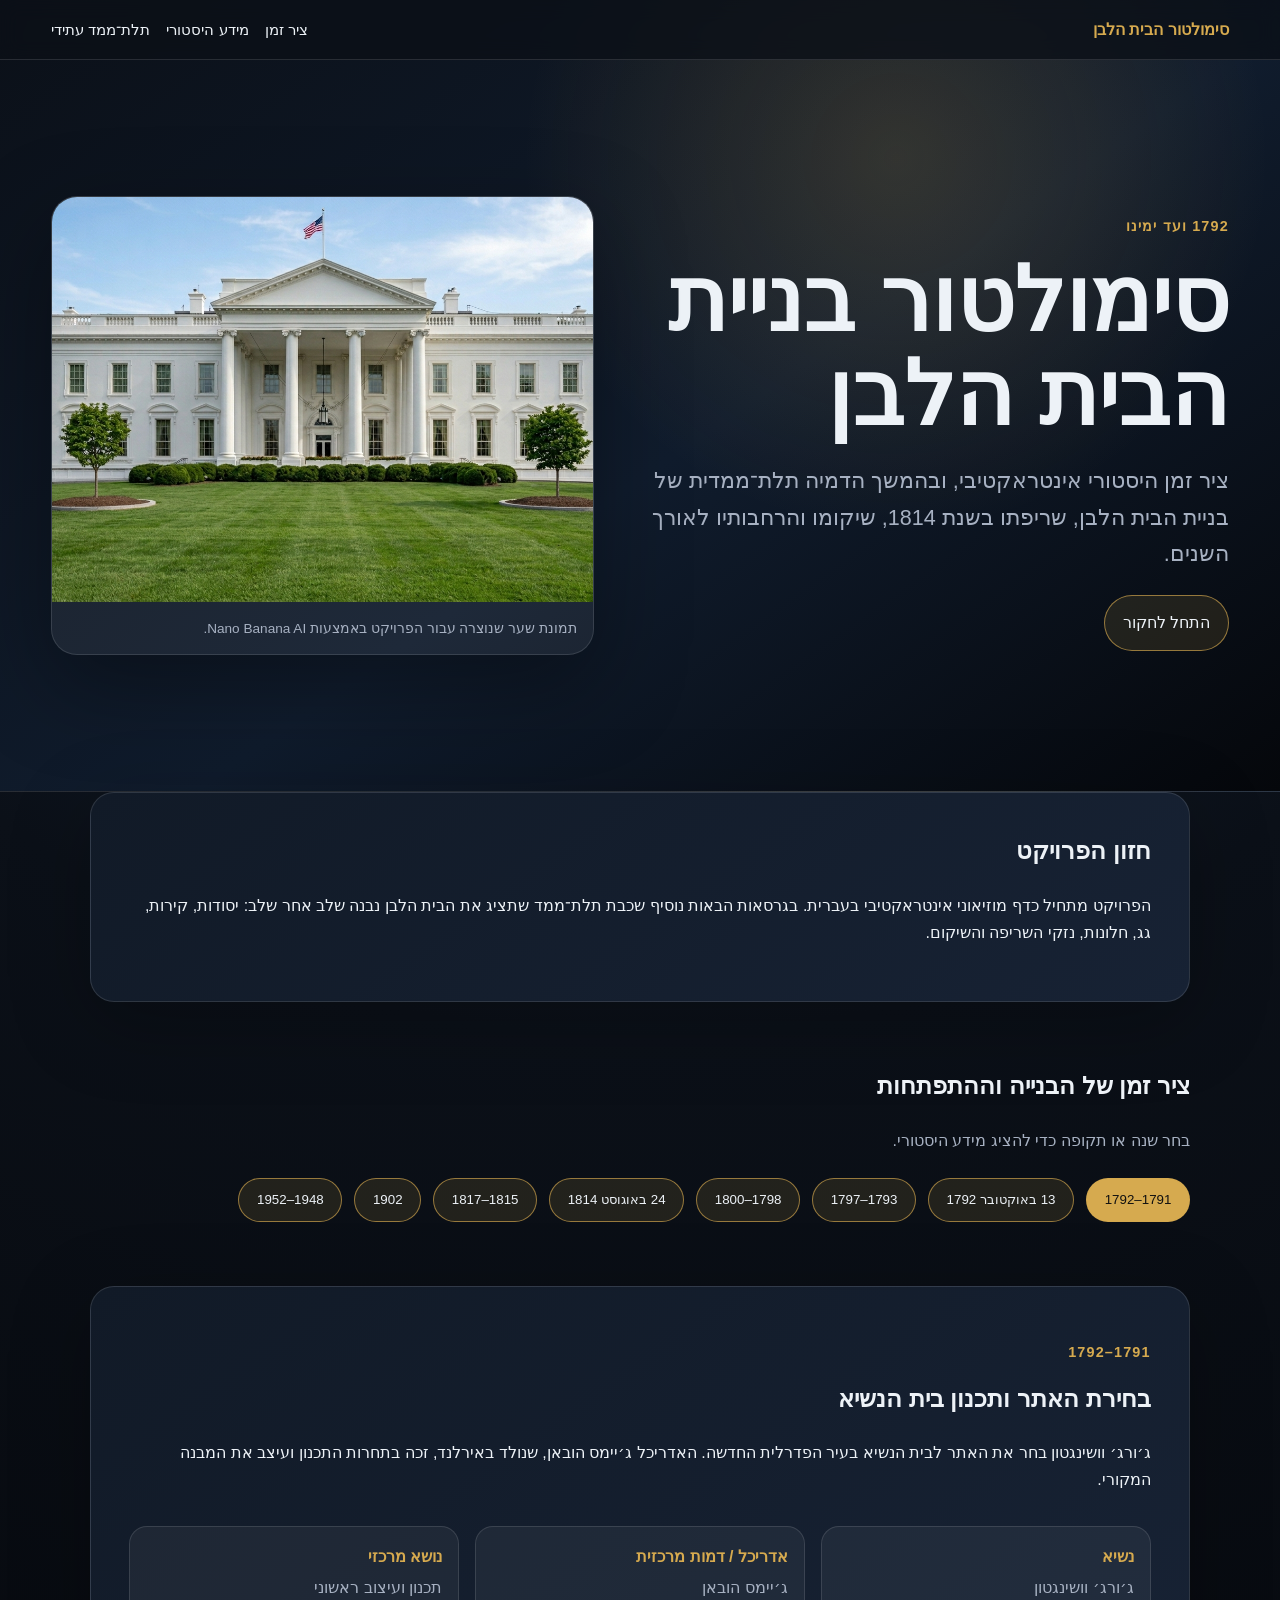
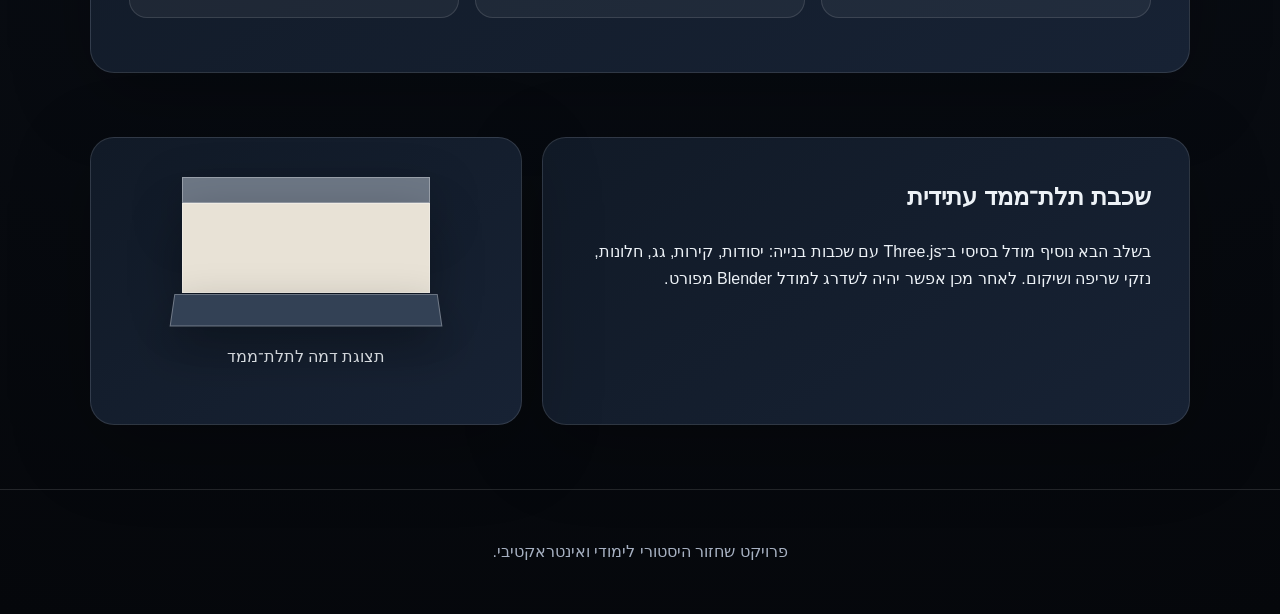
<file: index.html>
<!DOCTYPE html>
<html lang="he" dir="rtl">
<head>
  <meta charset="UTF-8" />
  <meta name="viewport" content="width=device-width, initial-scale=1.0" />
  <title>סימולטור בניית הבית הלבן</title>
  <link rel="stylesheet" href="style.css" />
</head>
<body>
  <header class="hero">
    <nav class="navbar">
      <div class="logo">סימולטור הבית הלבן</div>
      <a href="#timeline">ציר זמן</a>
      <a href="#stage-card">מידע היסטורי</a>
      <a href="#future">תלת־ממד עתידי</a>
    </nav>

    <section class="hero-layout">
      <div class="hero-content">
        <p class="eyebrow">1792 ועד ימינו</p>
        <h1>סימולטור בניית הבית הלבן</h1>
        <p class="subtitle">
          ציר זמן היסטורי אינטראקטיבי, ובהמשך הדמיה תלת־ממדית של בניית הבית הלבן,
          שריפתו בשנת 1814, שיקומו והרחבותיו לאורך השנים.
        </p>
        <a class="cta" href="#timeline">התחל לחקור</a>
      </div>

      <figure class="hero-image-card">
        <img
          src="images/white-house-hero.png"
          alt="הדמיית הבית הלבן עבור דף השער של הפרויקט"
        />
        <figcaption>
          תמונת שער שנוצרה עבור הפרויקט באמצעות Nano Banana AI.
        </figcaption>
      </figure>
    </section>
  </header>

  <main>
    <section class="intro section">
      <h2>חזון הפרויקט</h2>
      <p>
        הפרויקט מתחיל כדף מוזיאוני אינטראקטיבי בעברית. בגרסאות הבאות נוסיף שכבת תלת־ממד
        שתציג את הבית הלבן נבנה שלב אחר שלב: יסודות, קירות, גג, חלונות, נזקי השריפה והשיקום.
      </p>
    </section>

    <section id="timeline" class="section">
      <h2>ציר זמן של הבנייה וההתפתחות</h2>
      <p class="section-note">בחר שנה או תקופה כדי להציג מידע היסטורי.</p>
      <div id="timeline-buttons" class="timeline-buttons"></div>
    </section>

    <section id="stage-card" class="stage-card section" aria-live="polite">
      <p class="eyebrow" id="stage-period">בחר שלב</p>
      <h2 id="stage-title">הסיפור מתחיל בשנת 1792</h2>
      <p id="stage-description">
        השתמש בציר הזמן כדי לחקור את בניית הבית הלבן, שריפתו, שיקומו והרחבותיו המאוחרות.
      </p>
      <dl class="facts">
        <div><dt>נשיא</dt><dd id="stage-president">—</dd></div>
        <div><dt>אדריכל / דמות מרכזית</dt><dd id="stage-figure">—</dd></div>
        <div><dt>נושא מרכזי</dt><dd id="stage-theme">—</dd></div>
      </dl>
    </section>

    <section id="future" class="section future-grid">
      <article>
        <h2>שכבת תלת־ממד עתידית</h2>
        <p>
          בשלב הבא נוסיף מודל בסיסי ב־Three.js עם שכבות בנייה: יסודות, קירות, גג,
          חלונות, נזקי שריפה ושיקום. לאחר מכן אפשר יהיה לשדרג למודל Blender מפורט.
        </p>
      </article>
      <article class="placeholder-model">
        <div class="model-block base"></div>
        <div class="model-block walls"></div>
        <div class="model-block roof"></div>
        <p>תצוגת דמה לתלת־ממד</p>
      </article>
    </section>
  </main>

  <footer>
    <p>פרויקט שחזור היסטורי לימודי ואינטראקטיבי.</p>
  </footer>

  <script src="data/timeline.js"></script>
  <script src="script.js"></script>
</body>
</html>
</file>
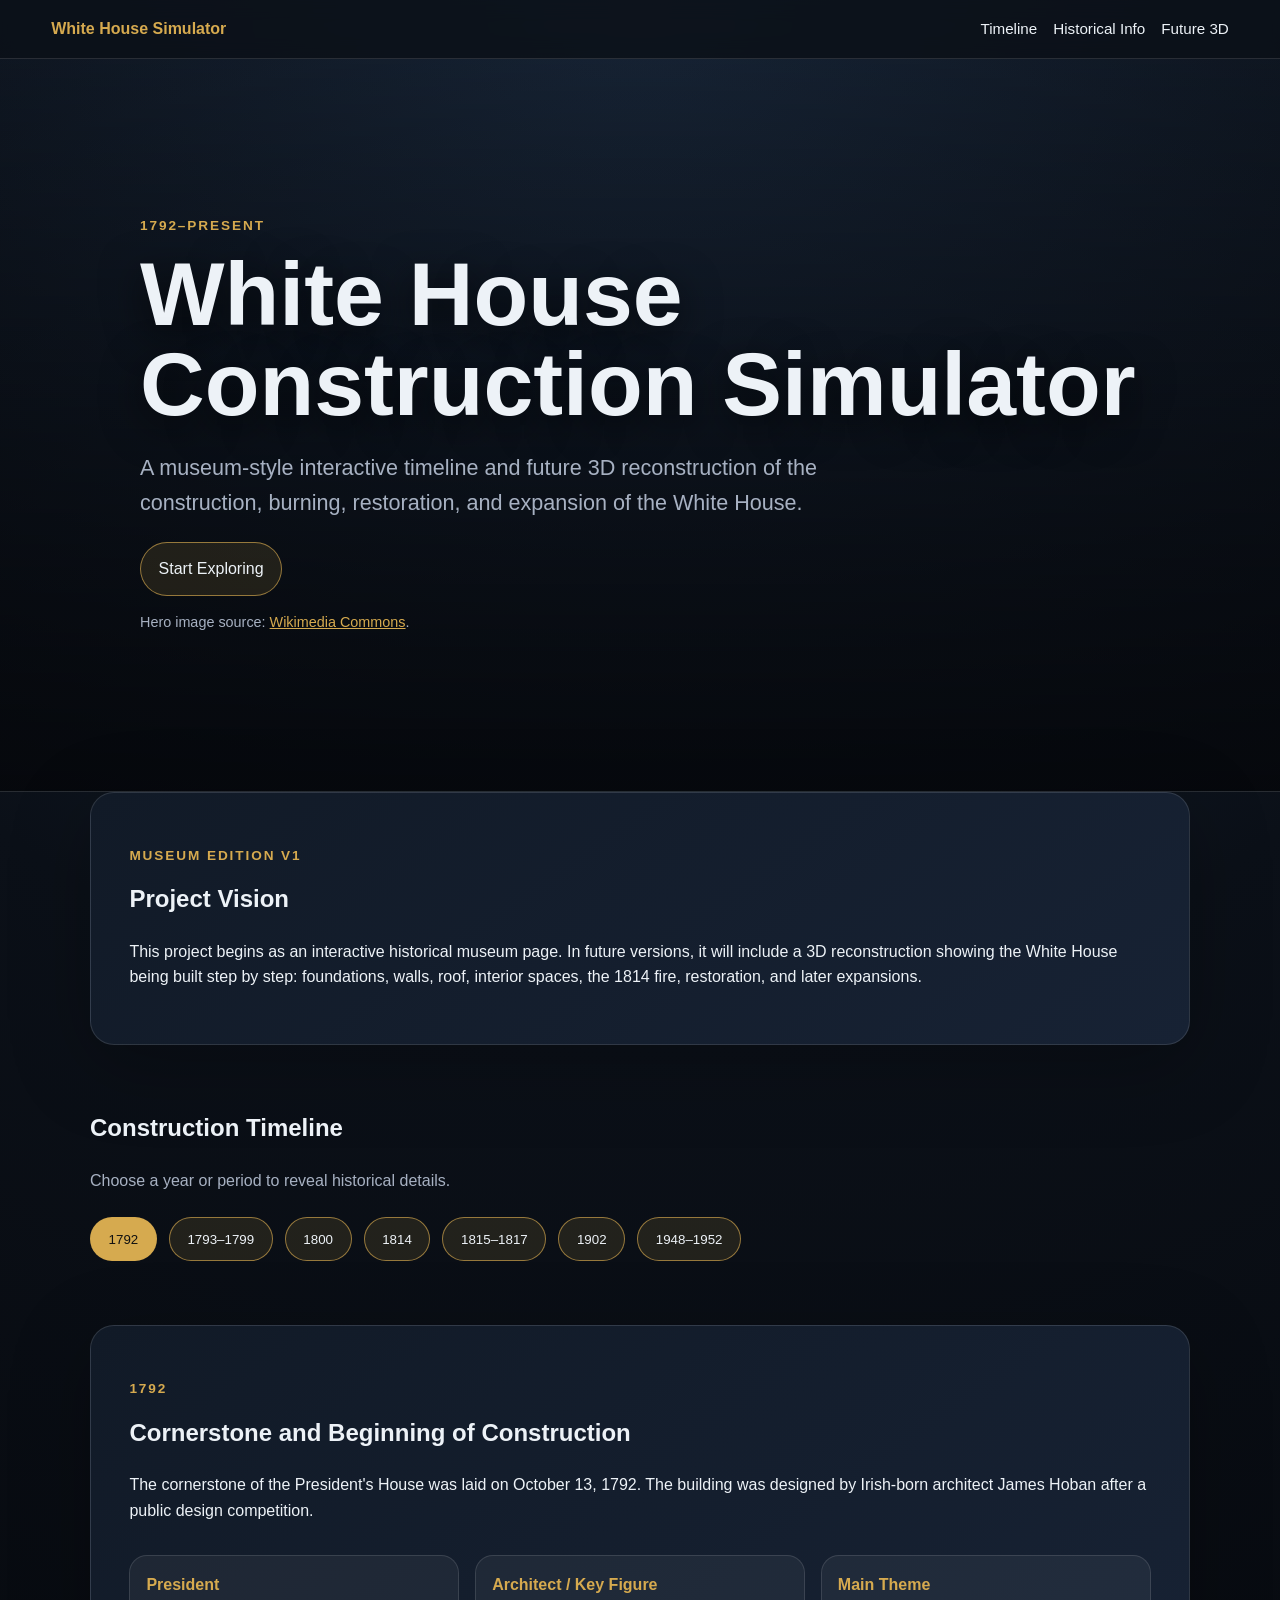
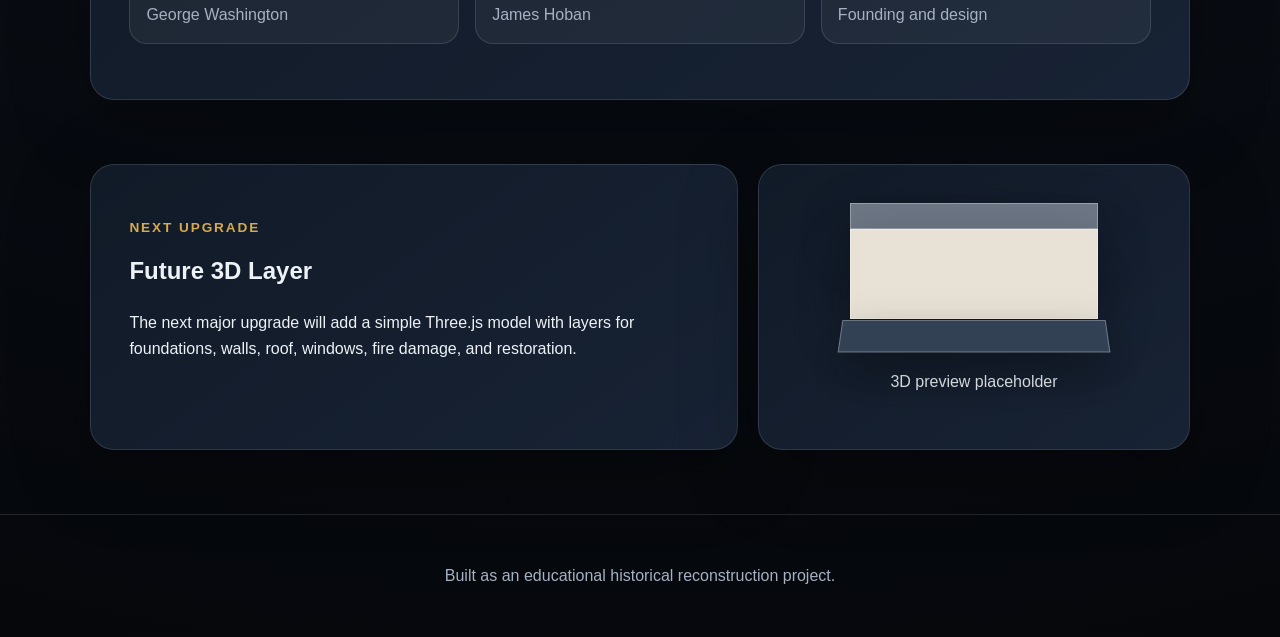
<file: home.html>
<!DOCTYPE html>
<html lang="en">
<head>
  <meta charset="UTF-8" />
  <meta name="viewport" content="width=device-width, initial-scale=1.0" />
  <title>White House Construction Simulator</title>
  <link rel="stylesheet" href="museum.css" />
</head>
<body>
  <header class="hero">
    <nav class="navbar">
      <div class="logo">White House Simulator</div>
      <a href="#timeline">Timeline</a>
      <a href="#stage-card">Historical Info</a>
      <a href="#future">Future 3D</a>
    </nav>
    <section class="hero-content">
      <p class="eyebrow">1792–Present</p>
      <h1>White House Construction Simulator</h1>
      <p class="subtitle">A museum-style interactive timeline and future 3D reconstruction of the construction, burning, restoration, and expansion of the White House.</p>
      <a class="cta" href="#timeline">Start Exploring</a>
      <p class="source-note">Hero image source: <a href="https://commons.wikimedia.org/wiki/File:White_House_north_and_south_sides.jpg" target="_blank" rel="noreferrer">Wikimedia Commons</a>.</p>
    </section>
  </header>
  <main>
    <section class="intro section">
      <p class="eyebrow">Museum Edition v1</p>
      <h2>Project Vision</h2>
      <p>This project begins as an interactive historical museum page. In future versions, it will include a 3D reconstruction showing the White House being built step by step: foundations, walls, roof, interior spaces, the 1814 fire, restoration, and later expansions.</p>
    </section>
    <section id="timeline" class="section">
      <h2>Construction Timeline</h2>
      <p class="section-note">Choose a year or period to reveal historical details.</p>
      <div id="timeline-buttons" class="timeline-buttons"></div>
    </section>
    <section id="stage-card" class="stage-card section" aria-live="polite">
      <p class="eyebrow" id="stage-period">Select a stage</p>
      <h2 id="stage-title">The story begins in 1792</h2>
      <p id="stage-description">Use the timeline above to explore the early construction, burning, restoration, and later expansions of the White House.</p>
      <dl class="facts">
        <div><dt>President</dt><dd id="stage-president">—</dd></div>
        <div><dt>Architect / Key Figure</dt><dd id="stage-figure">—</dd></div>
        <div><dt>Main Theme</dt><dd id="stage-theme">—</dd></div>
      </dl>
    </section>
    <section id="future" class="section future-grid">
      <article>
        <p class="eyebrow">Next Upgrade</p>
        <h2>Future 3D Layer</h2>
        <p>The next major upgrade will add a simple Three.js model with layers for foundations, walls, roof, windows, fire damage, and restoration.</p>
      </article>
      <article class="placeholder-model">
        <div class="model-block base"></div>
        <div class="model-block walls"></div>
        <div class="model-block roof"></div>
        <p>3D preview placeholder</p>
      </article>
    </section>
  </main>
  <footer><p>Built as an educational historical reconstruction project.</p></footer>
  <script src="data/timeline-data.js"></script>
  <script src="app.js"></script>
</body>
</html>
</file>
<file: style.css>
:root {
  --bg: #0b1018;
  --panel: #111a27;
  --panel-2: #172234;
  --text: #edf2f7;
  --muted: #a7b1c2;
  --gold: #d6aa4f;
  --line: rgba(255,255,255,0.12);
}

* { box-sizing: border-box; }
html { scroll-behavior: smooth; }
body {
  margin: 0;
  font-family: Arial, Helvetica, sans-serif;
  background: radial-gradient(circle at top, #1b2b40 0%, var(--bg) 45%, #05070b 100%);
  color: var(--text);
  line-height: 1.7;
}

.hero {
  min-height: 88vh;
  display: flex;
  flex-direction: column;
  border-bottom: 1px solid var(--line);
  background:
    radial-gradient(circle at 70% 20%, rgba(214,170,79,0.18), transparent 34%),
    linear-gradient(145deg, #0b1018 0%, #101c2d 55%, #05070b 100%);
}

.navbar {
  position: sticky;
  top: 0;
  z-index: 10;
  display: flex;
  gap: 1rem;
  align-items: center;
  padding: 1rem clamp(1rem, 4vw, 4rem);
  background: rgba(11, 16, 24, 0.82);
  backdrop-filter: blur(10px);
  border-bottom: 1px solid var(--line);
}

.logo {
  margin-left: auto;
  font-weight: 700;
  color: var(--gold);
}

.navbar a {
  color: var(--text);
  text-decoration: none;
  font-size: 0.95rem;
}

.hero-layout {
  width: min(1180px, 92vw);
  margin: auto;
  display: grid;
  grid-template-columns: 1fr 0.9fr;
  gap: 2rem;
  align-items: center;
  padding: 4rem 0;
}

.hero-content { max-width: 720px; }

.hero-image-card {
  margin: 0;
  background: rgba(255,255,255,0.06);
  border: 1px solid var(--line);
  border-radius: 26px;
  overflow: hidden;
  box-shadow: 0 30px 90px rgba(0,0,0,0.35);
}

.hero-image-card img {
  display: block;
  width: 100%;
  aspect-ratio: 4 / 3;
  object-fit: cover;
}

.hero-image-card figcaption {
  color: var(--muted);
  font-size: 0.85rem;
  padding: 0.9rem 1rem;
}

.eyebrow {
  color: var(--gold);
  text-transform: none;
  letter-spacing: 0.08em;
  font-weight: 700;
  font-size: 0.9rem;
}

h1 {
  font-size: clamp(2.4rem, 7vw, 5.8rem);
  line-height: 1.05;
  margin: 0.2rem 0 1rem;
}

h2 { margin-top: 0; }
.subtitle {
  max-width: 760px;
  font-size: clamp(1.05rem, 2vw, 1.35rem);
  color: var(--muted);
}

.cta, .timeline-buttons button {
  display: inline-block;
  border: 1px solid rgba(214,170,79,0.65);
  background: rgba(214,170,79,0.12);
  color: var(--text);
  padding: 0.85rem 1.1rem;
  border-radius: 999px;
  text-decoration: none;
  cursor: pointer;
}

.section {
  width: min(1100px, 92vw);
  margin: 0 auto;
  padding: 4rem 0;
}

.intro, .stage-card, .future-grid article {
  background: linear-gradient(145deg, var(--panel), var(--panel-2));
  border: 1px solid var(--line);
  border-radius: 24px;
  padding: clamp(1.25rem, 3vw, 2.4rem);
  box-shadow: 0 20px 80px rgba(0,0,0,0.25);
}

.section-note { color: var(--muted); }
.timeline-buttons {
  display: flex;
  flex-wrap: wrap;
  gap: 0.75rem;
  margin-top: 1.5rem;
}

.timeline-buttons button.active {
  background: var(--gold);
  color: #111;
}

.facts {
  display: grid;
  grid-template-columns: repeat(3, 1fr);
  gap: 1rem;
  margin-top: 2rem;
}

.facts div {
  background: rgba(255,255,255,0.05);
  border: 1px solid var(--line);
  border-radius: 18px;
  padding: 1rem;
}

dt { color: var(--gold); font-weight: 700; }
dd { margin: 0.25rem 0 0; color: var(--muted); }

.future-grid {
  display: grid;
  grid-template-columns: 1.2fr 0.8fr;
  gap: 1.25rem;
  align-items: stretch;
}

.placeholder-model {
  display: grid;
  place-items: center;
  min-height: 280px;
  text-align: center;
}

.model-block {
  width: 70%;
  border: 1px solid rgba(255,255,255,0.3);
  box-shadow: 0 20px 50px rgba(0,0,0,0.35);
}
.model-block.base { height: 26px; background: #6d7785; }
.model-block.walls { height: 90px; background: #e8e2d6; }
.model-block.roof { height: 34px; width: 76%; background: #334155; transform: perspective(300px) rotateX(18deg); }

footer {
  text-align: center;
  color: var(--muted);
  padding: 2rem;
  border-top: 1px solid var(--line);
}

@media (max-width: 860px) {
  .hero-layout, .facts, .future-grid { grid-template-columns: 1fr; }
  .navbar { flex-wrap: wrap; }
  .logo { width: 100%; margin-left: 0; }
  .hero { min-height: 72vh; }
}
</file>
<file: museum.css>
:root {
  --bg: #0b1018;
  --panel: #111a27;
  --panel-2: #172234;
  --text: #edf2f7;
  --muted: #a7b1c2;
  --gold: #d6aa4f;
  --line: rgba(255,255,255,0.12);
}

* { box-sizing: border-box; }
html { scroll-behavior: smooth; }
body {
  margin: 0;
  font-family: Arial, Helvetica, sans-serif;
  background: radial-gradient(circle at top, #1b2b40 0%, var(--bg) 45%, #05070b 100%);
  color: var(--text);
  line-height: 1.6;
}

.hero {
  min-height: 88vh;
  display: flex;
  flex-direction: column;
  border-bottom: 1px solid var(--line);
  background:
    linear-gradient(rgba(5,7,11,0.18), rgba(5,7,11,0.88)),
    url("https://upload.wikimedia.org/wikipedia/commons/3/3f/White_House_north_and_south_sides.jpg") center/cover no-repeat;
}

.navbar {
  position: sticky;
  top: 0;
  z-index: 10;
  display: flex;
  gap: 1rem;
  align-items: center;
  padding: 1rem clamp(1rem, 4vw, 4rem);
  background: rgba(11, 16, 24, 0.82);
  backdrop-filter: blur(10px);
  border-bottom: 1px solid var(--line);
}

.logo { margin-right: auto; font-weight: 700; color: var(--gold); }
.navbar a { color: var(--text); text-decoration: none; font-size: 0.95rem; }
.hero-content { width: min(1000px, 92vw); margin: auto; padding: 4rem 0; }
.eyebrow { color: var(--gold); text-transform: uppercase; letter-spacing: 0.14em; font-weight: 700; font-size: 0.85rem; }
h1 { font-size: clamp(2.4rem, 7vw, 5.8rem); line-height: 1; margin: 0.2rem 0 1rem; text-shadow: 0 10px 40px rgba(0,0,0,0.75); }
h2 { margin-top: 0; }
.subtitle { max-width: 760px; font-size: clamp(1.05rem, 2vw, 1.35rem); color: var(--muted); }
.cta, .timeline-buttons button {
  display: inline-block;
  border: 1px solid rgba(214,170,79,0.65);
  background: rgba(214,170,79,0.12);
  color: var(--text);
  padding: 0.85rem 1.1rem;
  border-radius: 999px;
  text-decoration: none;
  cursor: pointer;
}
.section { width: min(1100px, 92vw); margin: 0 auto; padding: 4rem 0; }
.intro, .stage-card, .future-grid article {
  background: linear-gradient(145deg, var(--panel), var(--panel-2));
  border: 1px solid var(--line);
  border-radius: 24px;
  padding: clamp(1.25rem, 3vw, 2.4rem);
  box-shadow: 0 20px 80px rgba(0,0,0,0.25);
}
.source-note { color: var(--muted); font-size: 0.9rem; }
.source-note a { color: var(--gold); }
.section-note { color: var(--muted); }
.timeline-buttons { display: flex; flex-wrap: wrap; gap: 0.75rem; margin-top: 1.5rem; }
.timeline-buttons button.active { background: var(--gold); color: #111; }
.facts { display: grid; grid-template-columns: repeat(3, 1fr); gap: 1rem; margin-top: 2rem; }
.facts div { background: rgba(255,255,255,0.05); border: 1px solid var(--line); border-radius: 18px; padding: 1rem; }
dt { color: var(--gold); font-weight: 700; }
dd { margin: 0.25rem 0 0; color: var(--muted); }
.future-grid { display: grid; grid-template-columns: 1.2fr 0.8fr; gap: 1.25rem; align-items: stretch; }
.placeholder-model { display: grid; place-items: center; min-height: 280px; text-align: center; }
.model-block { width: 70%; border: 1px solid rgba(255,255,255,0.3); box-shadow: 0 20px 50px rgba(0,0,0,0.35); }
.model-block.base { height: 26px; background: #6d7785; }
.model-block.walls { height: 90px; background: #e8e2d6; }
.model-block.roof { height: 34px; width: 76%; background: #334155; transform: perspective(300px) rotateX(18deg); }
footer { text-align: center; color: var(--muted); padding: 2rem; border-top: 1px solid var(--line); }
@media (max-width: 760px) {
  .navbar { flex-wrap: wrap; }
  .logo { width: 100%; }
  .facts, .future-grid { grid-template-columns: 1fr; }
  .hero { min-height: 72vh; }
}
</file>
